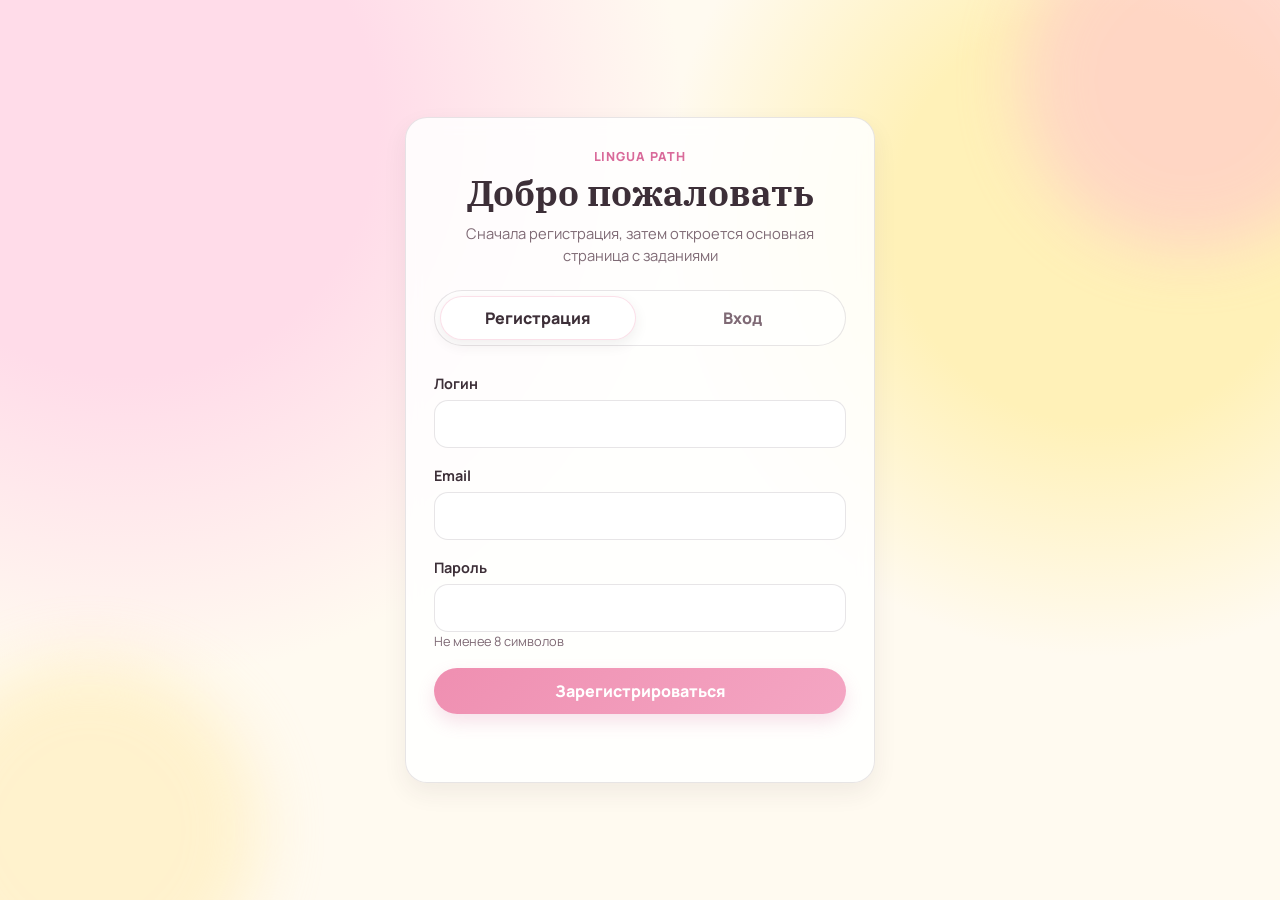
<file: login.html>
<!doctype html>
<html lang="ru">
<head>
  <meta charset="UTF-8" />
  <meta name="viewport" content="width=device-width, initial-scale=1.0" />
  <title>Регистрация | Lingua Path</title>
  <script>
    if (window.location.protocol === 'file:') {
      window.location.replace('http://127.0.0.1:8000/login.html');
    }
  </script>
  <link rel="preconnect" href="https://fonts.googleapis.com">
  <link rel="preconnect" href="https://fonts.gstatic.com" crossorigin>
  <link href="https://fonts.googleapis.com/css2?family=Manrope:wght@400;600;700;800&family=IBM+Plex+Serif:wght@500;600&display=swap" rel="stylesheet">
  <style>
    :root {
      --bg: #fffaf0;
      --ink: #3d2f38;
      --muted: #7f6a75;
      --accent: #ef8fb1;
      --accent-dark: #d96a9a;
      --accent-2: #ffd978;
      --card: rgba(255, 255, 255, .86);
      --line: rgba(61, 47, 56, .12);
    }
    * { box-sizing: border-box; }
    body {
      margin: 0;
      min-height: 100vh;
      display: grid;
      place-items: center;
      padding: 20px;
      overflow-x: hidden;
      color: var(--ink);
      background:
        radial-gradient(circle at 10% 14%, #ffdce9 0 18%, transparent 40%),
        radial-gradient(circle at 86% 24%, #fff1b8 0 16%, transparent 34%),
        var(--bg);
      font-family: "Manrope", sans-serif;
    }
    body::before,
    body::after {
      position: fixed;
      z-index: -1;
      width: 340px;
      height: 340px;
      border-radius: 50%;
      filter: blur(32px);
      opacity: .45;
      content: "";
    }
    body::before {
      top: -90px;
      right: -80px;
      background: #ffb7d2;
    }
    body::after {
      bottom: -100px;
      left: -80px;
      background: #ffe8a3;
    }
    .auth-card {
      width: min(470px, 100%);
      overflow: hidden;
      border: 1px solid var(--line);
      border-radius: 22px;
      background: var(--card);
      box-shadow: 0 10px 24px rgba(61, 47, 56, .07);
      backdrop-filter: blur(8px);
      animation: rise .45s ease both;
    }
    @keyframes rise {
      from { opacity: 0; transform: translateY(8px); }
      to { opacity: 1; transform: translateY(0); }
    }
    .brand { padding: 30px 28px 0; text-align: center; }
    .brand::before {
      display: block;
      margin-bottom: 7px;
      color: var(--accent-dark);
      font-size: .78rem;
      font-weight: 800;
      letter-spacing: .08em;
      text-transform: uppercase;
      content: "Lingua Path";
    }
    .brand h1 {
      margin: 0 0 8px;
      font-family: "IBM Plex Serif", serif;
      font-size: clamp(1.8rem, 6vw, 2.25rem);
      line-height: 1.15;
    }
    .brand p { margin: 0; color: var(--muted); font-size: .92rem; line-height: 1.5; }
    .tabs {
      display: flex;
      gap: 8px;
      margin: 24px 28px 0;
      padding: 5px;
      border: 1px solid var(--line);
      border-radius: 999px;
      background: rgba(255, 255, 255, .55);
    }
    .tab-btn {
      flex: 1;
      padding: 10px 14px;
      border: 1px solid transparent;
      border-radius: 999px;
      color: var(--muted);
      background: transparent;
      font: inherit;
      font-weight: 800;
      cursor: pointer;
      transition: .2s ease;
    }
    .tab-btn.active {
      border-color: rgba(239, 143, 177, .28);
      color: var(--ink);
      background: #fff;
      box-shadow: 0 5px 14px rgba(61, 47, 56, .08);
    }
    .form-container { padding: 28px; }
    .auth-form { display: none; gap: 18px; }
    .auth-form.active { display: grid; }
    .input-group { display: grid; gap: 7px; }
    label { color: var(--ink); font-size: .9rem; font-weight: 700; }
    input {
      width: 100%;
      padding: 12px 14px;
      border: 1px solid var(--line);
      border-radius: 14px;
      color: var(--ink);
      background: rgba(255, 255, 255, .9);
      font: inherit;
      outline: none;
      transition: .2s border-color, .2s box-shadow;
    }
    input:focus {
      border-color: var(--accent);
      box-shadow: 0 0 0 3px rgba(239, 143, 177, .17);
    }
    .submit {
      padding: 12px 18px;
      border: 0;
      border-radius: 999px;
      color: #fff;
      background: linear-gradient(135deg, var(--accent), #f4a6c3);
      font: inherit;
      font-weight: 800;
      cursor: pointer;
      box-shadow: 0 8px 18px rgba(217, 106, 154, .2);
      transition: .2s transform, .2s box-shadow;
    }
    .submit:hover { transform: translateY(-1px); box-shadow: 0 10px 22px rgba(217, 106, 154, .26); }
    .submit:disabled { opacity: .65; cursor: wait; }
    .message { min-height: 22px; margin: 0; color: #9a3b62; font-size: .9rem; }
    .message.success { color: #15803d; }
    .hint { margin: -7px 0 0; color: var(--muted); font-size: .8rem; }
    @media (max-width: 520px) {
      .brand { padding-inline: 20px; }
      .tabs { margin-inline: 20px; }
      .form-container { padding: 24px 20px; }
    }
  </style>
</head>
<body>
  <main class="auth-card">
    <div class="brand">
      <h1>Добро пожаловать</h1>
      <p>Сначала регистрация, затем откроется основная страница с заданиями</p>
    </div>

    <div class="tabs">
      <button class="tab-btn active" type="button" data-tab="register">Регистрация</button>
      <button class="tab-btn" type="button" data-tab="login">Вход</button>
    </div>

    <div class="form-container">
      <form id="registerForm" class="auth-form active">
        <div class="input-group">
          <label for="regUsername">Логин</label>
          <input id="regUsername" name="username" autocomplete="username" minlength="3" maxlength="32" required />
        </div>
        <div class="input-group">
          <label for="regEmail">Email</label>
          <input id="regEmail" name="email" type="email" autocomplete="email" required />
        </div>
        <div class="input-group">
          <label for="regPassword">Пароль</label>
          <input id="regPassword" name="password" type="password" autocomplete="new-password" minlength="8" required />
          <p class="hint">Не менее 8 символов</p>
        </div>
        <button class="submit" type="submit">Зарегистрироваться</button>
        <p id="registerMessage" class="message" role="alert"></p>
      </form>

      <form id="loginForm" class="auth-form">
        <div class="input-group">
          <label for="loginName">Логин или email</label>
          <input id="loginName" name="login" autocomplete="username" required />
        </div>
        <div class="input-group">
          <label for="loginPassword">Пароль</label>
          <input id="loginPassword" name="password" type="password" autocomplete="current-password" required />
        </div>
        <button class="submit" type="submit">Войти</button>
        <p id="loginMessage" class="message" role="alert"></p>
      </form>
    </div>
  </main>

  <script>
    const tabs = document.querySelectorAll('[data-tab]');
    const forms = {
      register: document.getElementById('registerForm'),
      login: document.getElementById('loginForm')
    };

    function switchTab(name) {
      tabs.forEach((tab) => tab.classList.toggle('active', tab.dataset.tab === name));
      Object.entries(forms).forEach(([key, form]) => form.classList.toggle('active', key === name));
      document.querySelectorAll('.message').forEach((message) => {
        message.textContent = '';
        message.classList.remove('success');
      });
    }

    tabs.forEach((tab) => tab.addEventListener('click', () => switchTab(tab.dataset.tab)));

    async function sendForm(url, payload, form, messageElement) {
      const button = form.querySelector('button[type="submit"]');
      button.disabled = true;
      messageElement.textContent = '';
      try {
        const response = await fetch(url, {
          method: 'POST',
          headers: { 'Content-Type': 'application/json' },
          body: JSON.stringify(payload)
        });
        const data = await response.json();
        if (!response.ok) throw new Error(data.error || 'Не удалось выполнить запрос.');
        window.location.replace('/index.html');
      } catch (error) {
        messageElement.textContent = error.message;
      } finally {
        button.disabled = false;
      }
    }

    forms.register.addEventListener('submit', (event) => {
      event.preventDefault();
      sendForm('/api/register', {
        username: document.getElementById('regUsername').value.trim(),
        email: document.getElementById('regEmail').value.trim(),
        password: document.getElementById('regPassword').value
      }, forms.register, document.getElementById('registerMessage'));
    });

    forms.login.addEventListener('submit', (event) => {
      event.preventDefault();
      sendForm('/api/login', {
        login: document.getElementById('loginName').value.trim(),
        password: document.getElementById('loginPassword').value
      }, forms.login, document.getElementById('loginMessage'));
    });
  </script>
</body>
</html>
</file>
